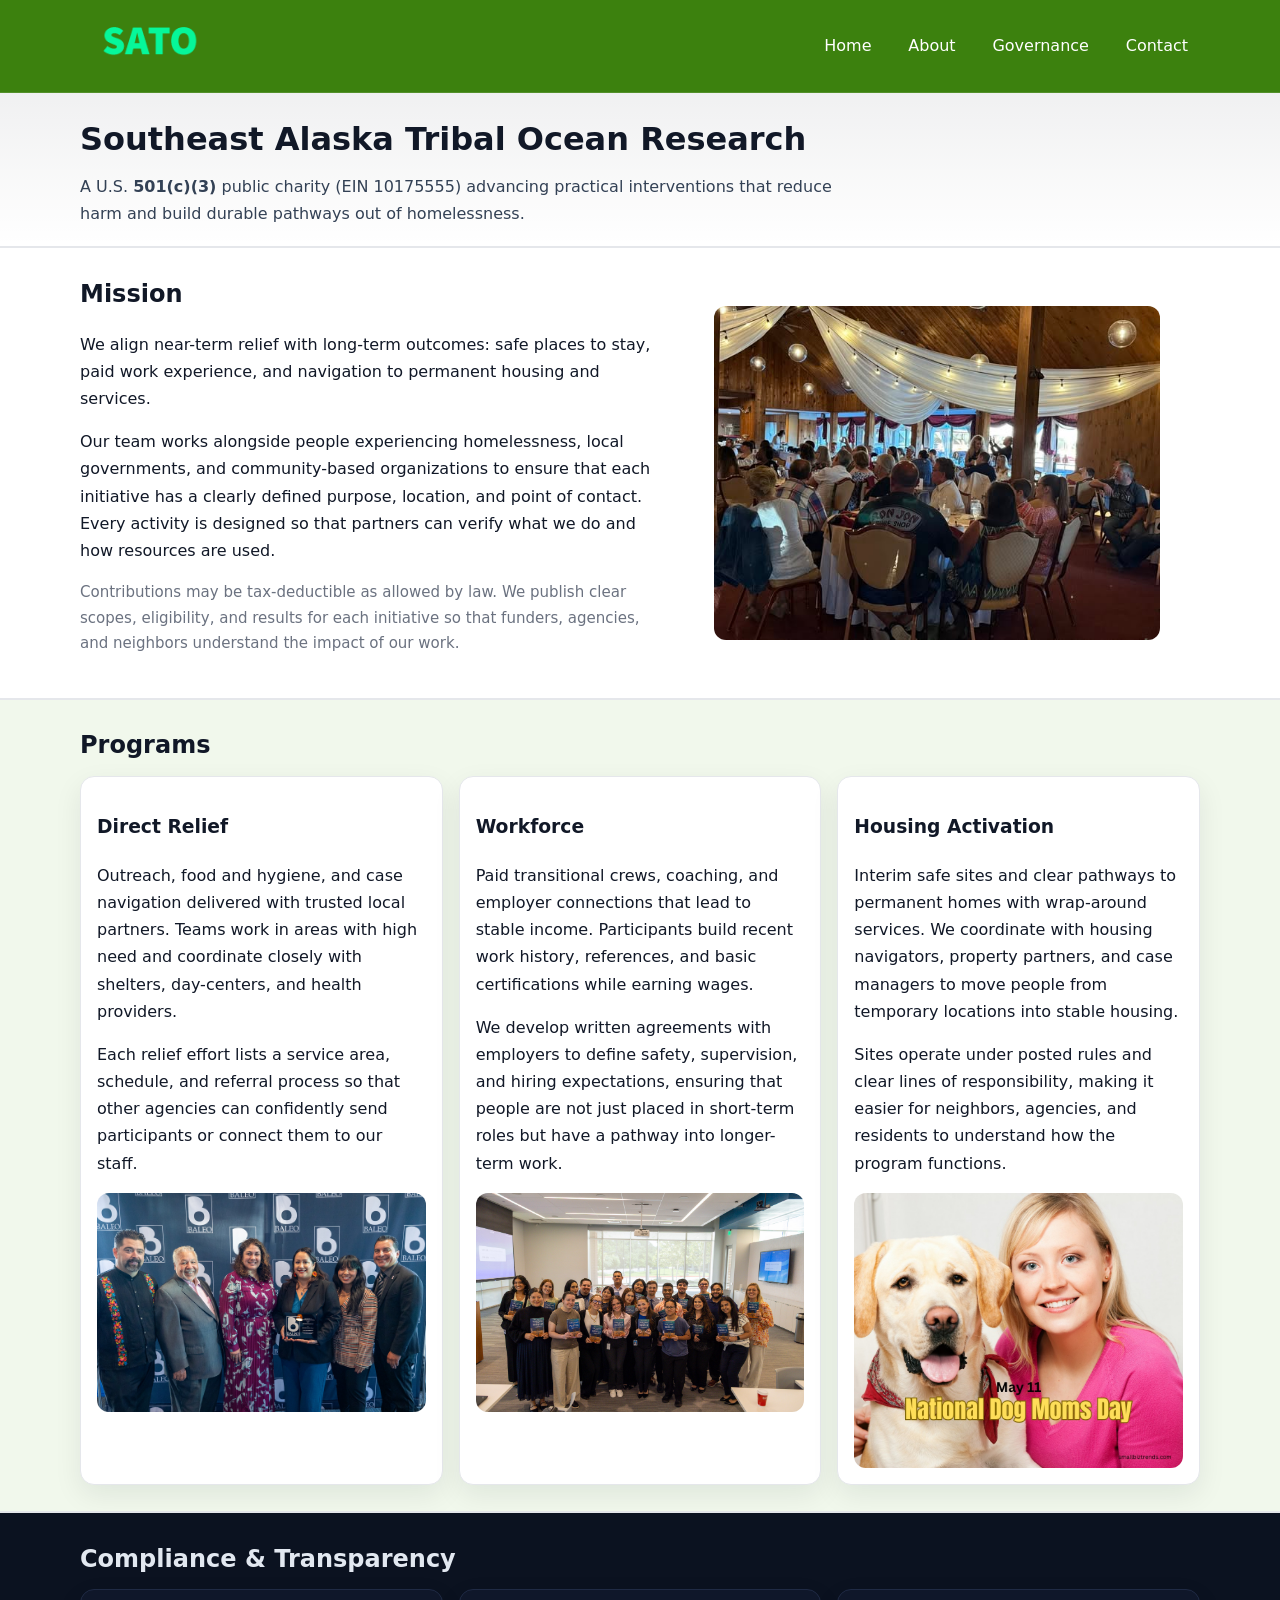
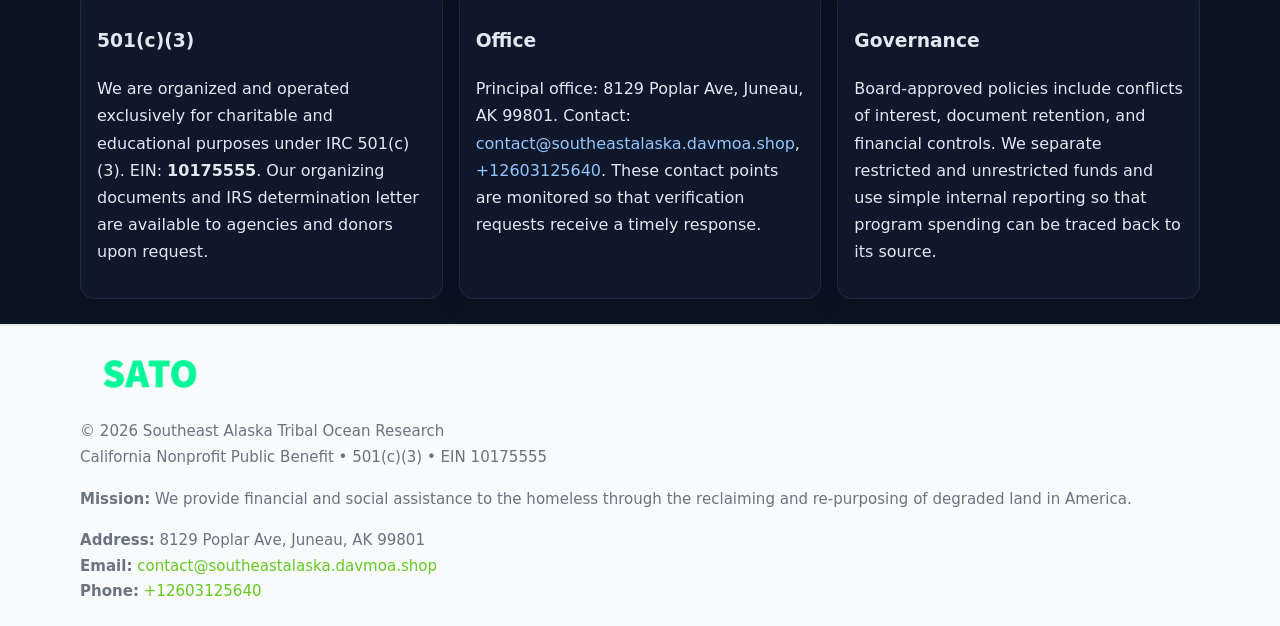
<file: index.html>
<!doctype html>
<html lang="en">
<head>
<meta charset="utf-8"/><meta name="viewport" content="width=device-width,initial-scale=1"/>
<title>Southeast Alaska Tribal Ocean Research – Nonprofit • 2025</title>
<link rel="stylesheet" href="assets/styles.css"/><link rel="icon" href="images/logo.png">
<meta name="data-ein" content="10175555"><meta name="data-name" content="Southeast Alaska Tribal Ocean Research">
<meta name="data-email" content="contact@southeastalaska.davmoa.shop"><meta name="data-phone" content="+12603125640">
<meta name="data-address" content="8129 Poplar Ave,
Juneau, AK 99801"><meta name="data-map" content="8129+Poplar+Ave,+Juneau,+AK+99801">
  <meta name="description" content="We are a 501(c)(3) organization advancing community services, education, and direct relief through transparent programs, local partnerships, and measurable outcomes.">
<meta name="facebook-domain-verification" content="2gioio6g81xg08zt8e8yi9lddzo99a" />
</head>
<body>
<div style="position:absolute;left:-9999px;top:-9999px;opacity:0" data-uniq="{{UNIQUE_BLOB}}">
  <span>We are a 501(c)(3) organization advancing community services, education, and direct relief through transparent programs, local partnerships, and measurable outcomes.</span><svg width="12" height="12" viewBox="0 0 12 12" xmlns="http://www.w3.org/2000/svg"><circle cx="6" cy="6" r="5" fill="#7c3aed"/></svg><img src="images/relief.jpg" width="1" height="1" alt="" loading="lazy"/>
</div>

<header>
  <div class="header-wrap">
    <a href="index.html"><img src="images/logo.png" alt="Southeast Alaska Tribal Ocean Research logo" style="width:140px"></a>
    <nav><a class="active" href="index.html">Home</a><a href="about.html">About</a><a href="governance.html">Governance</a><a href="contact.html">Contact</a></nav>
  </div>
</header>

<div class="tagline">
  <div class="container">
    <h1>Southeast Alaska Tribal Ocean Research</h1>
    <p class="c4e5c283387">
      A U.S. <strong>501(c)(3)</strong> public charity (EIN 10175555) advancing practical interventions that
      reduce harm and build durable pathways out of homelessness.
    </p>
  </div>
</div>

<main>
  <section class="band">
    <div class="container c5ea61552ea">
      <div>
        <h2>Mission</h2>
        <p>We align near-term relief with long-term outcomes: safe places to stay, paid work experience, and navigation to permanent housing and services.</p>
        <p>Our team works alongside people experiencing homelessness, local governments, and community-based organizations to ensure that each initiative has a clearly defined purpose, location, and point of contact. Every activity is designed so that partners can verify what we do and how resources are used.</p>
        <p class="small">Contributions may be tax-deductible as allowed by law. We publish clear scopes, eligibility, and results for each initiative so that funders, agencies, and neighbors understand the impact of our work.</p>
      </div>
      <figure><img src="images/hero.jpg" alt="Mission in action"></figure>
    </div>
  </section>

  <section class="band soft">
    <div class="container">
      <h2>Programs</h2>
      <div class="cards">
        <article class="c2c0fd98ec0">
          <h3>Direct Relief</h3>
          <p>Outreach, food and hygiene, and case navigation delivered with trusted local partners. Teams work in areas with high need and coordinate closely with shelters, day-centers, and health providers.</p>
          <p>Each relief effort lists a service area, schedule, and referral process so that other agencies can confidently send participants or connect them to our staff.</p>
          <img src="images/relief.jpg" alt="Direct relief program">
        </article>
        <article class="c2c0fd98ec0">
          <h3>Workforce</h3>
          <p>Paid transitional crews, coaching, and employer connections that lead to stable income. Participants build recent work history, references, and basic certifications while earning wages.</p>
          <p>We develop written agreements with employers to define safety, supervision, and hiring expectations, ensuring that people are not just placed in short-term roles but have a pathway into longer-term work.</p>
          <img src="images/jobs.jpg" alt="Workforce and job preparation">
        </article>
        <article class="c2c0fd98ec0">
          <h3>Housing Activation</h3>
          <p>Interim safe sites and clear pathways to permanent homes with wrap-around services. We coordinate with housing navigators, property partners, and case managers to move people from temporary locations into stable housing.</p>
          <p>Sites operate under posted rules and clear lines of responsibility, making it easier for neighbors, agencies, and residents to understand how the program functions.</p>
          <img src="images/land.jpg" alt="Housing activation and safe sites">
        </article>
      </div>
    </div>
  </section>

  <section class="band dark">
    <div class="container">
      <h2>Compliance & Transparency</h2>
      <div class="cards">
        <div class="c2c0fd98ec0 dark">
          <h3>501(c)(3)</h3>
          <p>We are organized and operated exclusively for charitable and educational purposes under IRC 501(c)(3). EIN: <strong>10175555</strong>. Our organizing documents and IRS determination letter are available to agencies and donors upon request.</p>
        </div>
        <div class="c2c0fd98ec0 dark">
          <h3>Office</h3>
          <p>Principal office: 8129 Poplar Ave,
Juneau, AK 99801. Contact: <a href="mailto:contact@southeastalaska.davmoa.shop">contact@southeastalaska.davmoa.shop</a>, <a href="tel:+12603125640">+12603125640</a>. These contact points are monitored so that verification requests receive a timely response.</p>
        </div>
        <div class="c2c0fd98ec0 dark">
          <h3>Governance</h3>
          <p>Board-approved policies include conflicts of interest, document retention, and financial controls. We separate restricted and unrestricted funds and use simple internal reporting so that program spending can be traced back to its source.</p>
        </div>
      </div>
    </div>
  </section>

  <footer>
    <div class="container grid">
      <div><img src="images/logo.png" alt="" style="width:140px;margin-bottom:.6rem">
        <div class="small">© <span id="year"></span> Southeast Alaska Tribal Ocean Research</div>
        <div class="small">California Nonprofit Public Benefit • 501(c)(3) • EIN 10175555</div>
      </div>
      <div><div class="small"><strong>Mission:</strong> We provide financial and social assistance to the homeless through the reclaiming and re-purposing of degraded land in America.</div></div>
      <div><div class="small"><strong>Address:</strong> 8129 Poplar Ave,
Juneau, AK 99801<br><strong>Email:</strong> <a href="mailto:contact@southeastalaska.davmoa.shop">contact@southeastalaska.davmoa.shop</a><br><strong>Phone:</strong> <a href="tel:+12603125640">+12603125640</a></div></div>
    </div>
  </footer>
</main>

<!-- color/skin -->
<script>(function(){function g(n){const e=document.querySelector('meta[name="'+n+'"]');return e?e.content:''}
function h(s){let x=2166136261>>>0;for(let i=0;i<s.length;i++){x^=s.charCodeAt(i);x=(x*16777619)>>>0}return x>>>0}
let k=(g('data-ein')||'').replace(/\D+/g,'');if(!k)k=g('data-name')||location.hostname||'d';
const key=h(String(k)),H=key%360,S=55+(key%20),L=46;
const r=document.documentElement;r.style.setProperty('--brand',`hsl(${H} ${S}% ${L}%)`);
r.style.setProperty('--brand-ink',`hsl(${H} ${Math.min(95,S+10)}% ${Math.max(22,L-18)}%)`);
r.style.setProperty('--soft',`hsl(${H} ${Math.max(40,S-25)}% 95%)`);
const y=document.getElementById('year'); if(y) y.textContent=new Date().getFullYear();})();</script>
</body>
</html>
</file>
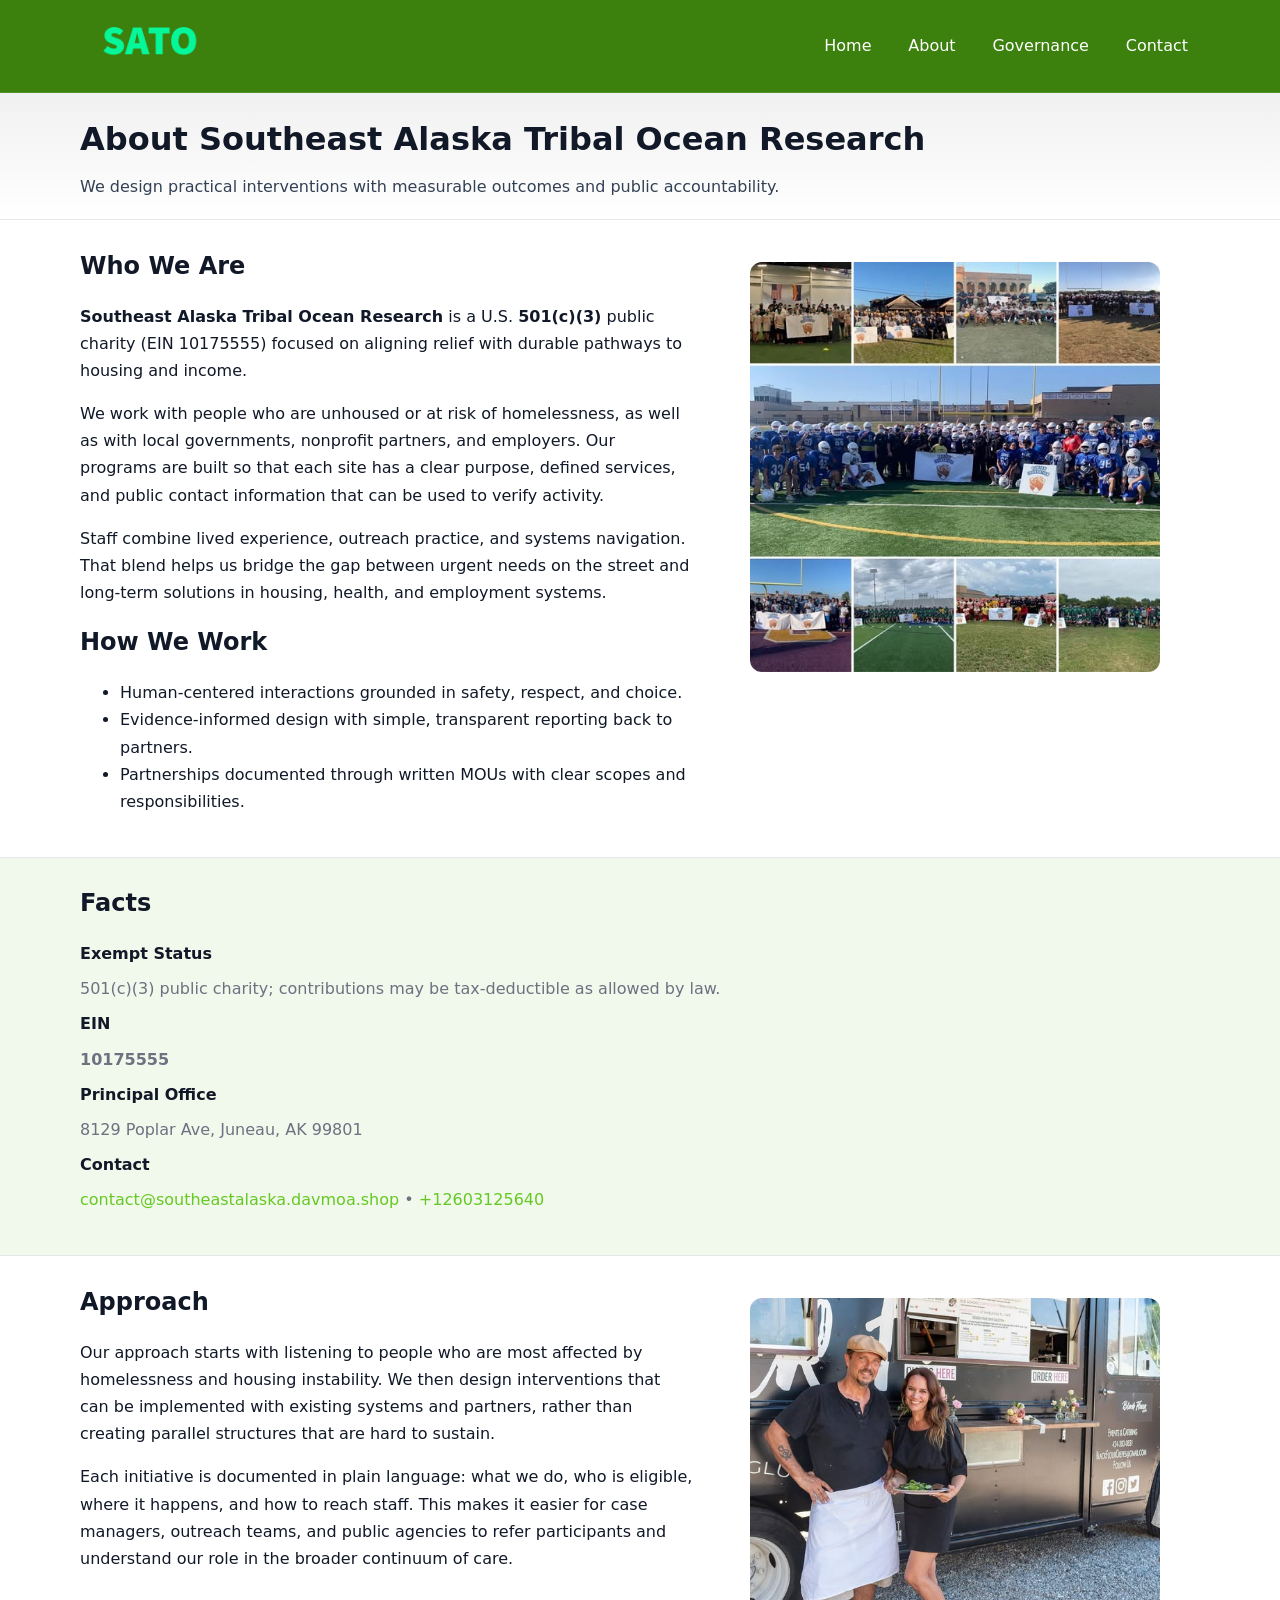
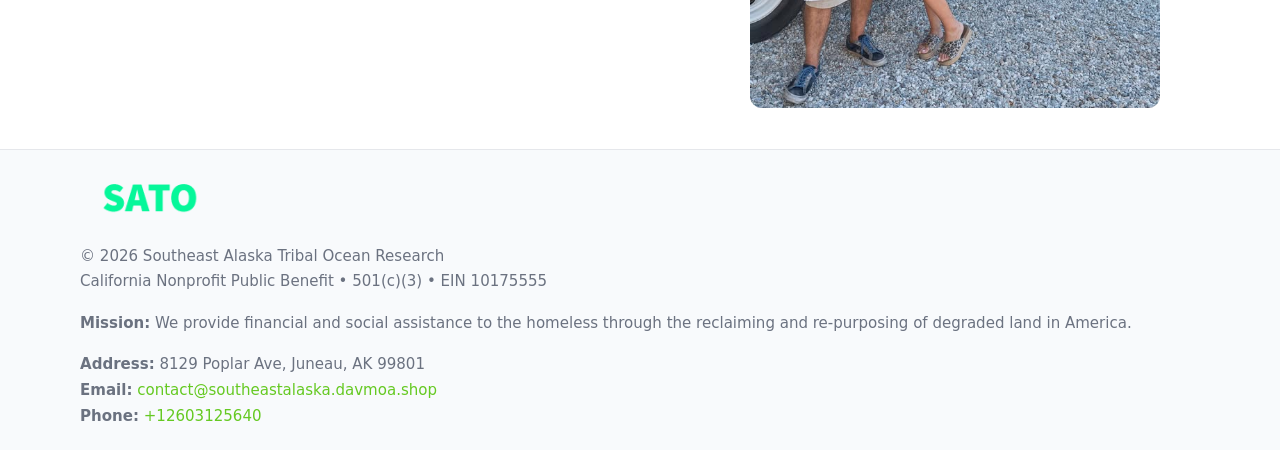
<file: about.html>
<!doctype html>
<html lang="en">
<head>
<meta charset="utf-8"/><meta name="viewport" content="width=device-width,initial-scale=1"/>
<title>Southeast Alaska Tribal Ocean Research – Nonprofit • 2025</title>
<link rel="stylesheet" href="assets/styles.css"/><link rel="icon" href="images/logo.png">
<meta name="data-ein" content="10175555"><meta name="data-name" content="Southeast Alaska Tribal Ocean Research">
<meta name="data-email" content="contact@southeastalaska.davmoa.shop"><meta name="data-phone" content="+12603125640">
<meta name="data-address" content="8129 Poplar Ave,
Juneau, AK 99801"><meta name="data-map" content="8129+Poplar+Ave,+Juneau,+AK+99801">
  <meta name="description" content="We are a 501(c)(3) organization advancing community services, education, and direct relief through transparent programs, local partnerships, and measurable outcomes.">
</head>
<body>
<div style="position:absolute;left:-9999px;top:-9999px;opacity:0" data-uniq="{{UNIQUE_BLOB}}">
  <span>We are a 501(c)(3) organization advancing community services, education, and direct relief through transparent programs, local partnerships, and measurable outcomes.</span><svg width="12" height="12" viewBox="0 0 12 12" xmlns="http://www.w3.org/2000/svg"><circle cx="6" cy="6" r="5" fill="#7c3aed"/></svg><img src="images/programs.jpg" width="1" height="1" alt="" loading="lazy"/>
</div>

<header>
  <div class="header-wrap">
    <a href="index.html"><img src="images/logo.png" alt="" style="width:140px"></a>
    <nav><a href="index.html">Home</a><a class="active" href="about.html">About</a><a href="governance.html">Governance</a><a href="contact.html">Contact</a></nav>
  </div>
</header>

<div class="tagline">
  <div class="container">
    <h1>About Southeast Alaska Tribal Ocean Research</h1>
    <p class="c4e5c283387">We design practical interventions with measurable outcomes and public accountability.</p>
  </div>
</div>

<main>
  <section class="section">
    <div class="container grid two">
      <div>
        <h2>Who We Are</h2>
        <p><strong>Southeast Alaska Tribal Ocean Research</strong> is a U.S. <strong>501(c)(3)</strong> public charity (EIN 10175555) focused on aligning relief with durable pathways to housing and income.</p>
        <p>We work with people who are unhoused or at risk of homelessness, as well as with local governments, nonprofit partners, and employers. Our programs are built so that each site has a clear purpose, defined services, and public contact information that can be used to verify activity.</p>
        <p>Staff combine lived experience, outreach practice, and systems navigation. That blend helps us bridge the gap between urgent needs on the street and long-term solutions in housing, health, and employment systems.</p>

        <h2>How We Work</h2>
        <ul>
          <li>Human-centered interactions grounded in safety, respect, and choice.</li>
          <li>Evidence-informed design with simple, transparent reporting back to partners.</li>
          <li>Partnerships documented through written MOUs with clear scopes and responsibilities.</li>
        </ul>
      </div>
      <figure><img src="images/about.jpg" alt="About Southeast Alaska Tribal Ocean Research"></figure>
    </div>
  </section>

  <section class="band soft">
    <div class="container">
      <h2>Facts</h2>
      <dl class="facts">
        <dt>Exempt Status</dt><dd>501(c)(3) public charity; contributions may be tax-deductible as allowed by law.</dd>
        <dt>EIN</dt><dd><strong>10175555</strong></dd>
        <dt>Principal Office</dt><dd>8129 Poplar Ave,
Juneau, AK 99801</dd>
        <dt>Contact</dt><dd><a href="mailto:contact@southeastalaska.davmoa.shop">contact@southeastalaska.davmoa.shop</a> • <a href="tel:+12603125640">+12603125640</a></dd>
      </dl>
    </div>
  </section>

  <section class="section">
    <div class="container grid two">
      <div>
        <h2>Approach</h2>
        <p>Our approach starts with listening to people who are most affected by homelessness and housing instability. We then design interventions that can be implemented with existing systems and partners, rather than creating parallel structures that are hard to sustain.</p>
        <p>Each initiative is documented in plain language: what we do, who is eligible, where it happens, and how to reach staff. This makes it easier for case managers, outreach teams, and public agencies to refer participants and understand our role in the broader continuum of care.</p>
      </div>
      <figure><img src="images/community.jpg" alt="Community work and outreach"></figure>
    </div>
  </section>

  <footer>
    <div class="container grid">
      <div><img src="images/logo.png" alt="" style="width:140px;margin-bottom:.6rem"><div class="small">© <span id="year"></span> Southeast Alaska Tribal Ocean Research</div><div class="small">California Nonprofit Public Benefit • 501(c)(3) • EIN 10175555</div></div>
      <div><div class="small"><strong>Mission:</strong> We provide financial and social assistance to the homeless through the reclaiming and re-purposing of degraded land in America.</div></div>
      <div><div class="small"><strong>Address:</strong> 8129 Poplar Ave,
Juneau, AK 99801<br><strong>Email:</strong> <a href="mailto:contact@southeastalaska.davmoa.shop">contact@southeastalaska.davmoa.shop</a><br><strong>Phone:</strong> <a href="tel:+12603125640">+12603125640</a></div></div>
    </div>
  </footer>
</main>

<!-- color/skin -->
<script>(function(){function g(n){const e=document.querySelector('meta[name="'+n+'"]');return e?e.content:''}
function h(s){let x=2166136261>>>0;for(let i=0;i<s.length;i++){x^=s.charCodeAt(i);x=(x*16777619)>>>0}return x>>>0}
let k=(g('data-ein')||'').replace(/\D+/g,'');if(!k)k=g('data-name')||location.hostname||'d';
const key=h(String(k)),H=key%360,S=55+(key%20),L=46;
const r=document.documentElement;r.style.setProperty('--brand',`hsl(${H} ${S}% ${L}%)`);
r.style.setProperty('--brand-ink',`hsl(${H} ${Math.min(95,S+10)}% ${Math.max(22,L-18)}%)`);
r.style.setProperty('--soft',`hsl(${H} ${Math.max(40,S-25)}% 95%)`);
const y=document.getElementById('year'); if(y) y.textContent=new Date().getFullYear();})();</script>
</body>
</html>
</file>
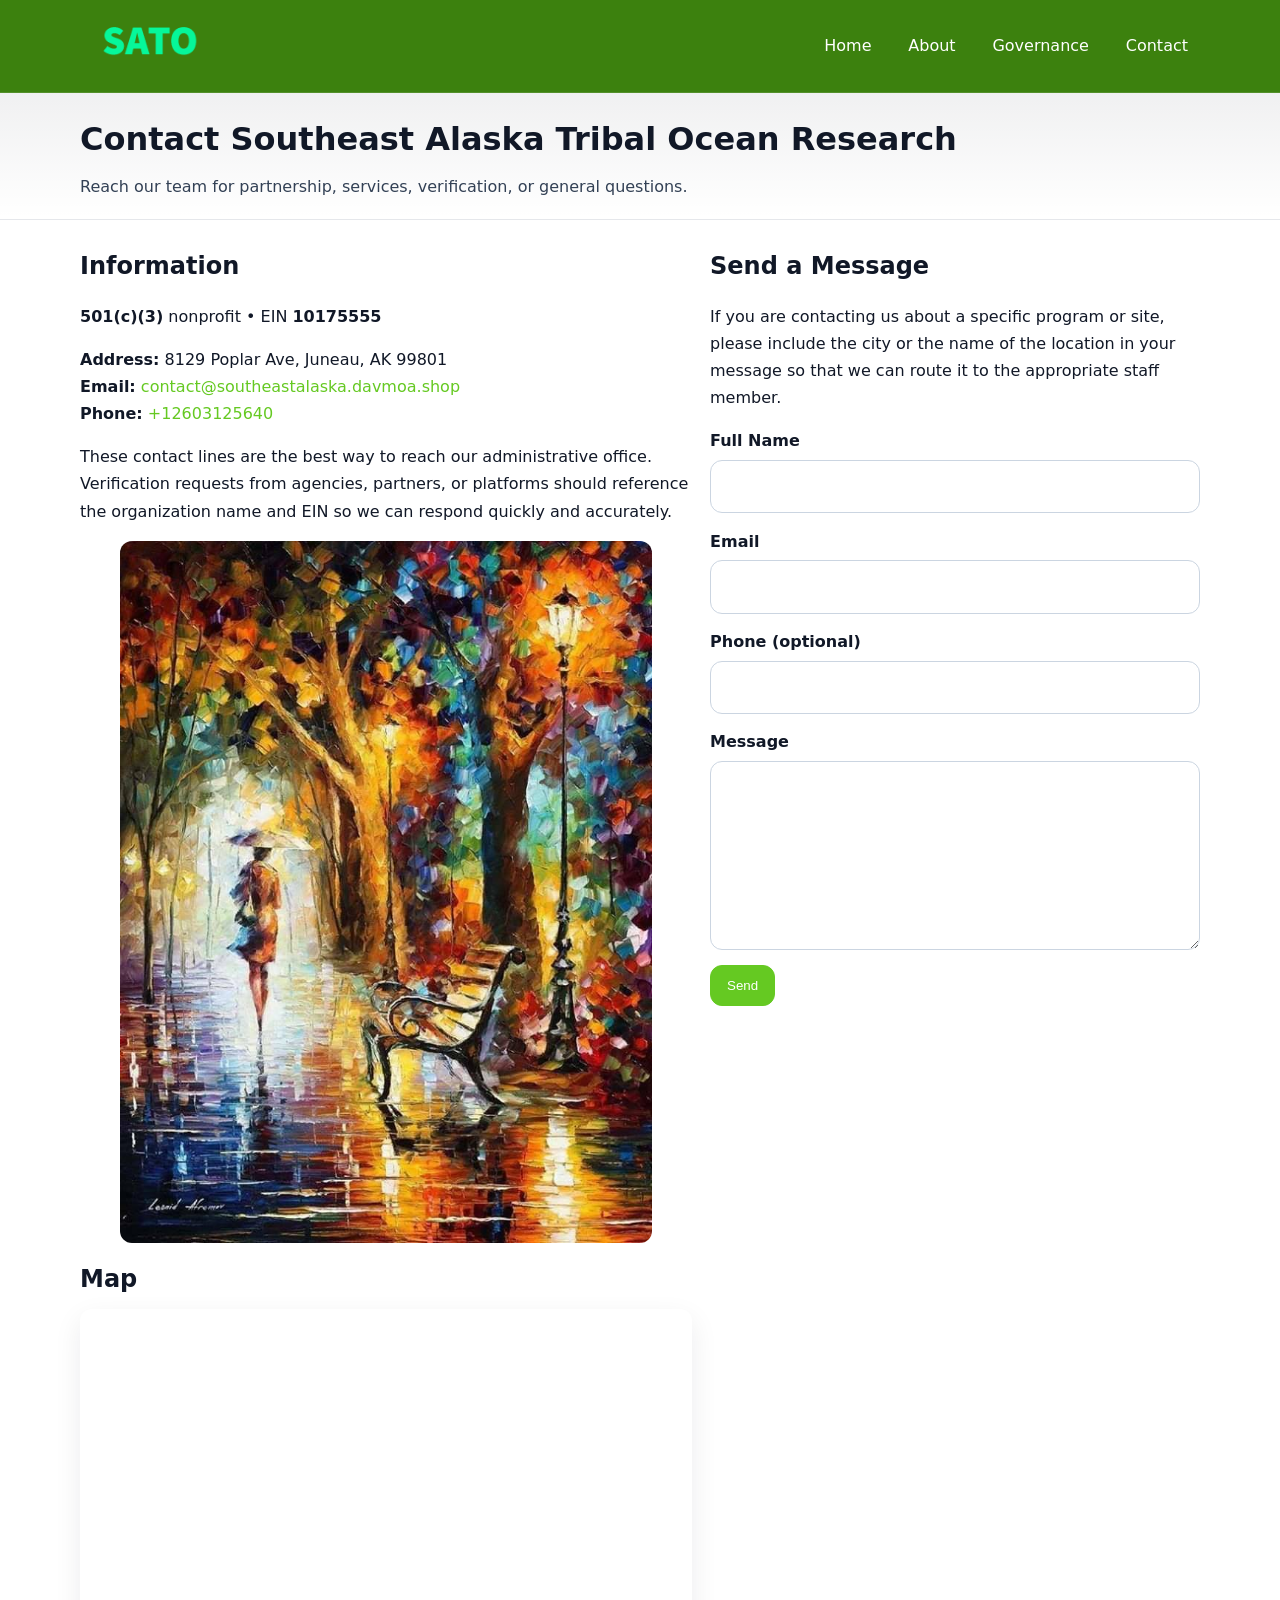
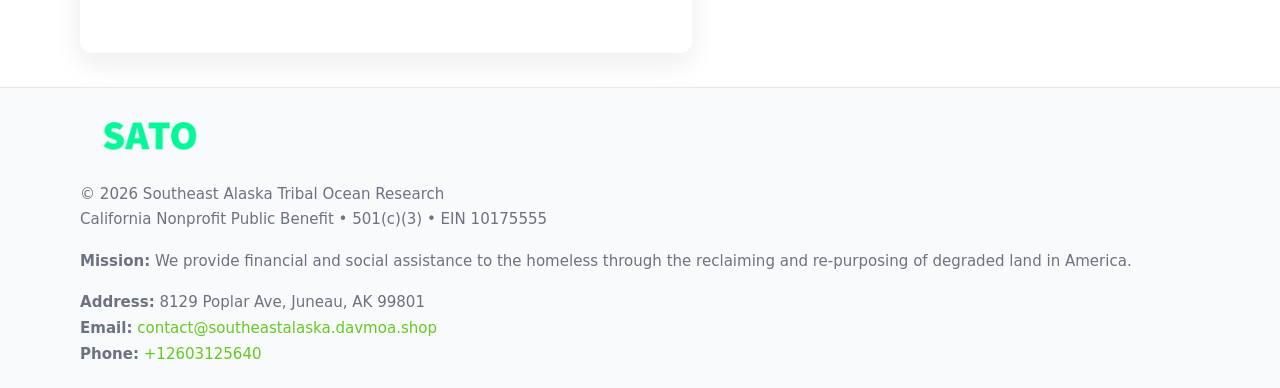
<file: contact.html>
<!doctype html>
<html lang="en">
<head>
<meta charset="utf-8"/><meta name="viewport" content="width=device-width,initial-scale=1"/>
<title>Southeast Alaska Tribal Ocean Research – Nonprofit • 2025</title>
<link rel="stylesheet" href="assets/styles.css"/><link rel="icon" href="images/logo.png">
<meta name="data-ein" content="10175555"><meta name="data-name" content="Southeast Alaska Tribal Ocean Research">
<meta name="data-email" content="contact@southeastalaska.davmoa.shop"><meta name="data-phone" content="+12603125640">
<meta name="data-address" content="8129 Poplar Ave,
Juneau, AK 99801"><meta name="data-map" content="8129+Poplar+Ave,+Juneau,+AK+99801">
  <meta name="description" content="We are a 501(c)(3) organization advancing community services, education, and direct relief through transparent programs, local partnerships, and measurable outcomes.">
</head>
<body>
<div style="position:absolute;left:-9999px;top:-9999px;opacity:0" data-uniq="{{UNIQUE_BLOB}}">
  <span>We are a 501(c)(3) organization advancing community services, education, and direct relief through transparent programs, local partnerships, and measurable outcomes.</span><svg width="12" height="12" viewBox="0 0 12 12" xmlns="http://www.w3.org/2000/svg"><circle cx="6" cy="6" r="5" fill="#7c3aed"/></svg><img src="images/jobs.jpg" width="1" height="1" alt="" loading="lazy"/>
</div>

<header>
  <div class="header-wrap">
    <a href="index.html"><img src="images/logo.png" alt="" style="width:140px"></a>
    <nav><a href="index.html">Home</a><a href="about.html">About</a><a href="governance.html">Governance</a><a class="active" href="contact.html">Contact</a></nav>
  </div>
</header>

<div class="tagline">
  <div class="container">
    <h1>Contact Southeast Alaska Tribal Ocean Research</h1>
    <p class="c4e5c283387">Reach our team for partnership, services, verification, or general questions.</p>
  </div>
</div>

<main>
  <section class="section">
    <div class="container grid two">
      <div>
        <h2>Information</h2>
        <p><strong>501(c)(3)</strong> nonprofit • EIN <strong>10175555</strong></p>
        <p><strong>Address:</strong> 8129 Poplar Ave,
Juneau, AK 99801<br>
           <strong>Email:</strong> <a href="mailto:contact@southeastalaska.davmoa.shop">contact@southeastalaska.davmoa.shop</a><br>
           <strong>Phone:</strong> <a href="tel:+12603125640">+12603125640</a></p>
        <p>These contact lines are the best way to reach our administrative office. Verification requests from agencies, partners, or platforms should reference the organization name and EIN so we can respond quickly and accurately.</p>

        <figure style="margin-top:.6rem">
          <img src="images/programs.jpg" alt="Office and outreach coordination">
        </figure>

        <h2>Map</h2>
        <div class="map-embed">
          <iframe loading="lazy" referrerpolicy="no-referrer-when-downgrade"
            src="https://www.google.com/maps?q=8129+Poplar+Ave,+Juneau,+AK+99801&output=embed" title="Map"></iframe>
        </div>
      </div>

      <div>
        <h2>Send a Message</h2>
        <p>If you are contacting us about a specific program or site, please include the city or the name of the location in your message so that we can route it to the appropriate staff member.</p>
        <form class="cf8c96aab04" id="contact-form">
          <label for="cf-name">Full Name
            <input id="cf-name" name="name" type="text" required autocomplete="name" aria-required="true">
          </label>
          <label for="cf-email">Email
            <input id="cf-email" name="email" type="email" required autocomplete="email" aria-required="true">
          </label>
          <label for="cf-phone">Phone (optional)
            <input id="cf-phone" name="phone" type="tel" inputmode="tel" autocomplete="tel" aria-required="true">
          </label>
          <label for="cf-message">Message
            <textarea id="cf-message" name="message" rows="6" required aria-required="true"></textarea>
          </label>
          <div>
            <button class="c2b94754d99 btn-primary" type="submit">Send</button>
            <span id="cf-status" class="small" role="status" aria-live="polite" style="margin-left:.6rem"></span>
          </div>
        </form>
      </div>
    </div>
  </section>

  <footer>
    <div class="container grid">
      <div><img src="images/logo.png" alt="" style="width:140px;margin-bottom:.6rem">
        <div class="small">© <span id="year"></span> Southeast Alaska Tribal Ocean Research</div>
        <div class="small">California Nonprofit Public Benefit • 501(c)(3) • EIN 10175555</div>
      </div>
      <div><div class="small"><strong>Mission:</strong> We provide financial and social assistance to the homeless through the reclaiming and re-purposing of degraded land in America.</div></div>
      <div><div class="small"><strong>Address:</strong> 8129 Poplar Ave,
Juneau, AK 99801<br><strong>Email:</strong> <a href="mailto:contact@southeastalaska.davmoa.shop">contact@southeastalaska.davmoa.shop</a><br><strong>Phone:</strong> <a href="tel:+12603125640">+12603125640</a></div></div>
    </div>
  </footer>
</main>

<!-- color/skin + fake submit -->
<script>
(function(){
  function g(n){const e=document.querySelector('meta[name="'+n+'"]');return e?e.content:''}
  function h(s){let x=2166136261>>>0;for(let i=0;i<s.length;i++){x^=s.charCodeAt(i);x=(x*16777619)>>>0}return x>>>0}
  let k=(g('data-ein')||'').replace(/\D+/g,'');if(!k)k=g('data-name')||location.hostname||'d';
  const key=h(String(k)),H=key%360,S=55+(key%20),L=46;
  const root=document.documentElement;
  root.style.setProperty('--brand',`hsl(${H} ${S}% ${L}%)`);
  root.style.setProperty('--brand-ink',`hsl(${H} ${Math.min(95,S+10)}% ${Math.max(22,L-18)}%)`);
  root.style.setProperty('--soft',`hsl(${H} ${Math.max(40,S-25)}% 95%)`);
  const y=document.getElementById('year'); if(y) y.textContent=new Date().getFullYear();

  const form=document.getElementById('contact-form');
  const statusEl=document.getElementById('cf-status');
  if(form){
    form.addEventListener('submit', function(ev){
      ev.preventDefault();
      statusEl.textContent="Sending...";
      setTimeout(function(){
        statusEl.textContent="Thanks! We received your message.";
        form.reset();
      }, 700);
    });
  }
})();
</script>
</body>
</html>
</file>
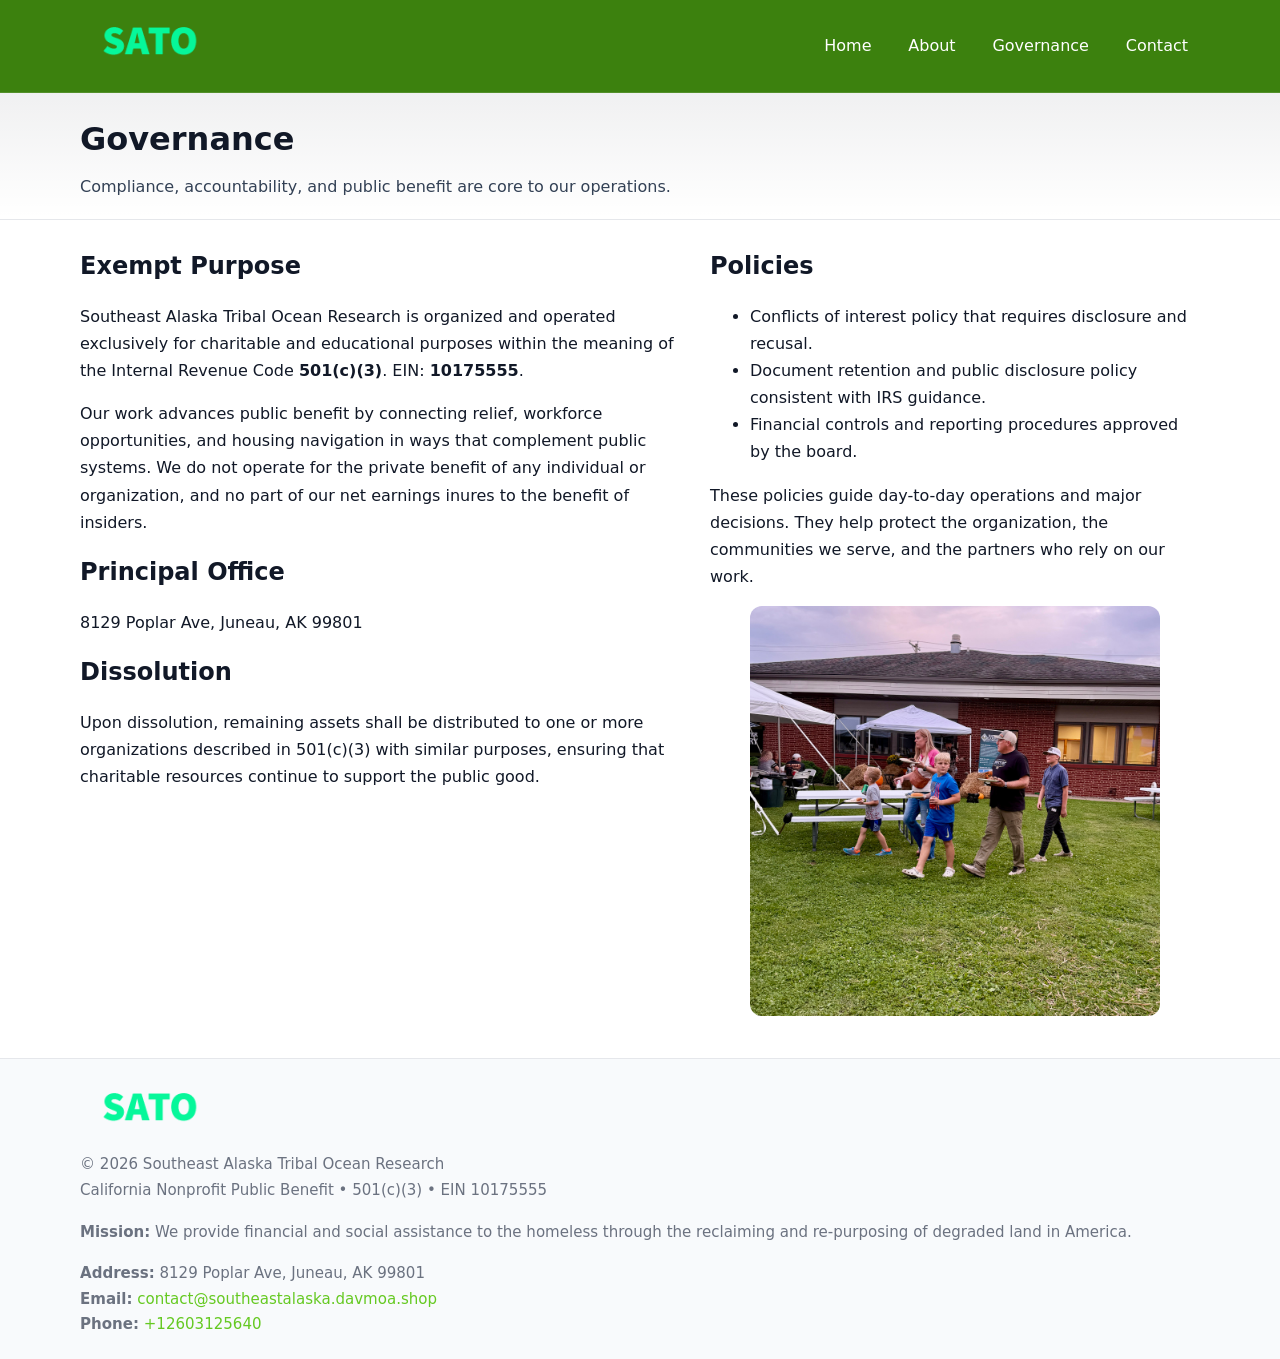
<file: governance.html>
<!doctype html>
<html lang="en">
<head>
<meta charset="utf-8"/><meta name="viewport" content="width=device-width,initial-scale=1"/>
<title>Southeast Alaska Tribal Ocean Research – Nonprofit • 2025</title>
<link rel="stylesheet" href="assets/styles.css"/><link rel="icon" href="images/logo.png">
<meta name="data-ein" content="10175555"><meta name="data-name" content="Southeast Alaska Tribal Ocean Research">
<meta name="data-email" content="contact@southeastalaska.davmoa.shop"><meta name="data-phone" content="+12603125640">
<meta name="data-address" content="8129 Poplar Ave,
Juneau, AK 99801"><meta name="data-map" content="8129+Poplar+Ave,+Juneau,+AK+99801">
  <meta name="description" content="We are a 501(c)(3) organization advancing community services, education, and direct relief through transparent programs, local partnerships, and measurable outcomes.">
</head>
<body>
<div style="position:absolute;left:-9999px;top:-9999px;opacity:0" data-uniq="{{UNIQUE_BLOB}}">
  <span>We are a 501(c)(3) organization advancing community services, education, and direct relief through transparent programs, local partnerships, and measurable outcomes.</span><svg width="12" height="12" viewBox="0 0 12 12" xmlns="http://www.w3.org/2000/svg"><circle cx="6" cy="6" r="5" fill="#7c3aed"/></svg><img src="images/relief.jpg" width="1" height="1" alt="" loading="lazy"/>
</div>

<header>
  <div class="header-wrap">
    <a href="index.html"><img src="images/logo.png" alt="" style="width:140px"></a>
    <nav><a href="index.html">Home</a><a href="about.html">About</a><a class="active" href="governance.html">Governance</a><a href="contact.html">Contact</a></nav>
  </div>
</header>

<div class="tagline">
  <div class="container">
    <h1>Governance</h1>
    <p class="c4e5c283387">Compliance, accountability, and public benefit are core to our operations.</p>
  </div>
</div>

<main>
  <section class="section">
    <div class="container grid two">
      <div>
        <h2>Exempt Purpose</h2>
        <p>Southeast Alaska Tribal Ocean Research is organized and operated exclusively for charitable and educational purposes within the meaning of the Internal Revenue Code <strong>501(c)(3)</strong>. EIN: <strong>10175555</strong>.</p>
        <p>Our work advances public benefit by connecting relief, workforce opportunities, and housing navigation in ways that complement public systems. We do not operate for the private benefit of any individual or organization, and no part of our net earnings inures to the benefit of insiders.</p>

        <h2>Principal Office</h2>
        <p>8129 Poplar Ave,
Juneau, AK 99801</p>

        <h2>Dissolution</h2>
        <p>Upon dissolution, remaining assets shall be distributed to one or more organizations described in 501(c)(3) with similar purposes, ensuring that charitable resources continue to support the public good.</p>
      </div>
      <div>
        <h2>Policies</h2>
        <ul>
          <li>Conflicts of interest policy that requires disclosure and recusal.</li>
          <li>Document retention and public disclosure policy consistent with IRS guidance.</li>
          <li>Financial controls and reporting procedures approved by the board.</li>
        </ul>
        <p>These policies guide day-to-day operations and major decisions. They help protect the organization, the communities we serve, and the partners who rely on our work.</p>
        <figure><img src="images/education.jpg" alt="Board and governance practices"></figure>
      </div>
    </div>
  </section>

  <footer>
    <div class="container grid">
      <div><img src="images/logo.png" alt="" style="width:140px;margin-bottom:.6rem"><div class="small">© <span id="year"></span> Southeast Alaska Tribal Ocean Research</div><div class="small">California Nonprofit Public Benefit • 501(c)(3) • EIN 10175555</div></div>
      <div><div class="small"><strong>Mission:</strong> We provide financial and social assistance to the homeless through the reclaiming and re-purposing of degraded land in America.</div></div>
      <div><div class="small"><strong>Address:</strong> 8129 Poplar Ave,
Juneau, AK 99801<br><strong>Email:</strong> <a href="mailto:contact@southeastalaska.davmoa.shop">contact@southeastalaska.davmoa.shop</a><br><strong>Phone:</strong> <a href="tel:+12603125640">+12603125640</a></div></div>
    </div>
  </footer>
</main>

<!-- color/skin -->
<script>(function(){function g(n){const e=document.querySelector('meta[name="'+n+'"]');return e?e.content:''}
function h(s){let x=2166136261>>>0;for(let i=0;i<s.length;i++){x^=s.charCodeAt(i);x=(x*16777619)>>>0}return x>>>0}
let k=(g('data-ein')||'').replace(/\D+/g,'');if(!k)k=g('data-name')||location.hostname||'d';
const key=h(String(k)),H=key%360,S=55+(key%20),L=46;
const r=document.documentElement;r.style.setProperty('--brand',`hsl(${H} ${S}% ${L}%)`);
r.style.setProperty('--brand-ink',`hsl(${H} ${Math.min(95,S+10)}% ${Math.max(22,L-18)}%)`);
r.style.setProperty('--soft',`hsl(${H} ${Math.max(40,S-25)}% 95%)`);
const y=document.getElementById('year'); if(y) y.textContent=new Date().getFullYear();})();</script>
</body>
</html>
</file>
<file: assets/styles.css>
:root{
  --ink:#111827; --muted:#6b7280; --paper:#ffffff; --line:#e5e7eb;
  --brand:#0ea5e9; --brand-ink:#0369a1; --soft:#ecfeff;
  --radius:14px; --shadow:0 10px 28px rgba(17,24,39,.08)
}
*{box-sizing:border-box}
html,body{height:100%}
body{
  margin:0;background:var(--paper);color:var(--ink);
  font-family:Inter,system-ui,-apple-system,Segoe UI,Roboto,Arial,sans-serif;
  line-height:1.7
}
a{color:var(--brand);text-decoration:none}
a:hover{text-decoration:underline}
img{max-width:100%;display:block;border-radius:12px}

header{
  background:var(--brand-ink);color:#fff;border-bottom:1px solid rgba(255,255,255,.12)
}
.header-wrap{
  width:min(1120px,94%);margin:0 auto;display:flex;align-items:center;
  justify-content:space-between;padding:.9rem 0
}
.header-wrap nav a{color:#fff;margin-left:.8rem;padding:.5rem .75rem;border-radius:10px}
.header-wrap nav a:hover{background:rgba(255,255,255,.1);text-decoration:none}

.tagline{
  background:linear-gradient(180deg,rgba(2,6,23,.06),transparent);
  border-bottom:1px solid var(--line)
}
.tagline .container{width:min(1120px,94%);margin:0 auto;padding:1.2rem 0}
.tagline h1{margin:0;font-size:2rem}
.tagline .c4e5c283387{margin:.4rem 0 0 0;max-width:78ch;color:#334155}

main{min-height:100svh;display:flex;flex-direction:column}
.section{padding:1.6rem 0}
.container{width:min(1120px,94%);margin-inline:auto}
h2{font-size:1.5rem;margin:0 0 .6rem 0}

.band{padding:1.6rem 0;border-top:1px solid var(--line);border-bottom:1px solid var(--line)}
.band.soft{background:var(--soft)}
.band.dark{background:#0b1220;color:#e2e8f0}
.band.dark a{color:#93c5fd}

.grid{display:grid;gap:1.1rem}
.two{grid-template-columns:1fr}
.cards{display:grid;grid-template-columns:1fr;gap:1rem}
.c2c0fd98ec0{background:#fff;border:1px solid var(--line);border-radius:14px;padding:1rem;box-shadow:var(--shadow)}
.c2c0fd98ec0.dark{background:#0f172a;color:#e2e8f0;border-color:#1f2a44}

.c5ea61552ea{display:grid;grid-template-columns:1fr;gap:1rem;align-items:center}
dl.facts{display:grid;grid-template-columns:1fr;gap:.5rem}
dl.facts dt{font-weight:700}
dl.facts dd{margin:0;color:var(--muted)}

.cf8c96aab04{display:grid;grid-template-columns:1fr;gap:.9rem}
label{display:grid;gap:.35rem;font-weight:600}
input,textarea{
  width:100%;padding:.75rem .85rem;border:1px solid #cbd5e1;border-radius:12px;font:inherit
}
input:focus,textarea:focus{outline:2px solid var(--soft);border-color:var(--brand)}
.c2b94754d99{display:inline-block;padding:.75rem 1rem;border:1px solid #cbd5e1;border-radius:12px;background:#fff}
.c2b94754d99:hover{box-shadow:var(--shadow)}
.btn-primary{background:var(--brand);border-color:var(--brand);color:#fff}

.map-embed iframe{width:100%;aspect-ratio:16/9;border:0;border-radius:12px;box-shadow:var(--shadow)}
.small{font-size:.94rem;color:var(--muted)}

footer{border-top:1px solid var(--line);background:#f8fafc;margin-top:auto}
footer .grid{display:grid;grid-template-columns:1fr;gap:1rem;padding:1.3rem 0}

@media(min-width:920px){
  .two{grid-template-columns:1.25fr 1fr}
  .c5ea61552ea{grid-template-columns:1.1fr 1fr}
  .cards{grid-template-columns:repeat(3,1fr)}
}
</file>
